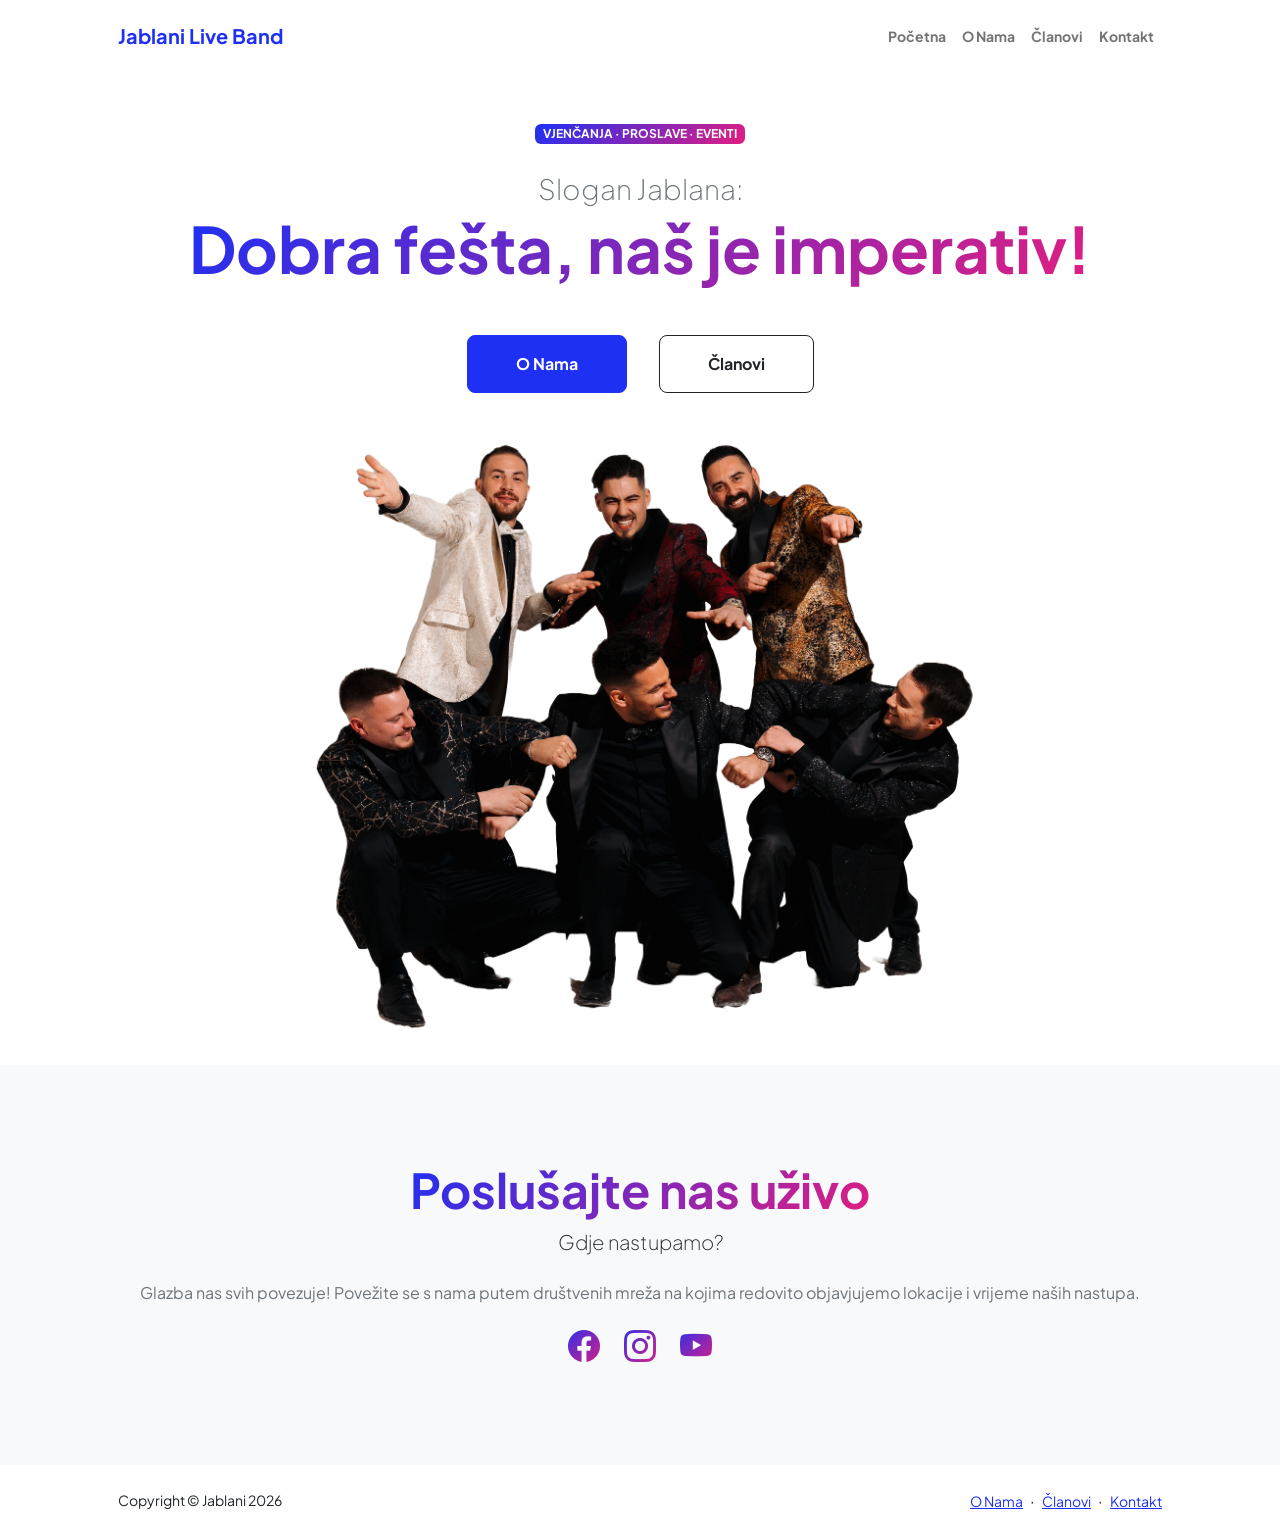
<file: index.html>
<!DOCTYPE html>
<html lang="en">
    <head>
        <meta charset="utf-8" />
        <meta name="viewport" content="width=device-width, initial-scale=1, shrink-to-fit=no" />
        <meta name="description" content="" />
        <meta name="author" content="" />
        <title>Jablani Live Band</title>
        <!-- Favicon-->
        <link rel="icon" type="image/x-icon" href="images/logo.ico" />
        <!-- Custom Google font-->
        <link rel="preconnect" href="https://fonts.googleapis.com" />
        <link rel="preconnect" href="https://fonts.gstatic.com" crossorigin />
        <link href="https://fonts.googleapis.com/css2?family=Plus+Jakarta+Sans:wght@100;200;300;400;500;600;700;800;900&amp;display=swap" rel="stylesheet" />
        <!-- Bootstrap icons-->
        <link href="https://cdn.jsdelivr.net/npm/bootstrap-icons@1.8.1/font/bootstrap-icons.css" rel="stylesheet" />
        <!-- Core theme CSS (includes Bootstrap)-->
        <link href="css/styles.css" rel="stylesheet" />
    </head>
    <body class="d-flex flex-column h-100">
        <main class="flex-shrink-0">
            <!-- Navigation-->
            <nav class="navbar navbar-expand-lg navbar-light bg-white py-3">
                <div class="container px-5">
                    <a class="navbar-brand" href="index.html"><span class="fw-bolder text-primary">Jablani Live Band</span></a>
                    <button class="navbar-toggler" type="button" data-bs-toggle="collapse" data-bs-target="#navbarSupportedContent" aria-controls="navbarSupportedContent" aria-expanded="false" aria-label="Toggle navigation"><span class="navbar-toggler-icon"></span></button>
                    <div class="collapse navbar-collapse" id="navbarSupportedContent">
                        <ul class="navbar-nav ms-auto mb-2 mb-lg-0 small fw-bolder">
                            <li class="nav-item"><a class="nav-link" href="index.html">Početna</a></li>
                            <li class="nav-item"><a class="nav-link" href="resume.html">O Nama</a></li>
                            <li class="nav-item"><a class="nav-link" href="projects.html">Članovi</a></li>
                            <li class="nav-item"><a class="nav-link" href="contact.html">Kontakt</a></li>
                        </ul>
                    </div>
                </div>
            </nav>
            <!-- Header-->
            <header class="py-5">
                <div class="container px-5 pb-5">
                    <div class="row gx-5 align-items-center">
                        <div class="col-xxl-5">
                            <!-- Header text content-->
          <!-- <div class="ratio ratio-1x1">
  <iframe src="https://www.youtube.com/embed/zpOULjyy-n8?rel=0" title="YouTube video" allowfullscreen></iframe>
</div>
-->
                            <div class="text-center text-xxl-start">
                                <div class="badge bg-gradient-primary-to-secondary text-white mb-4"><div class="text-uppercase">VJENČANJA &middot; PROSLAVE &middot; EVENTI</div></div>
                                <div class="fs-3 fw-light text-muted">Slogan Jablana: </div>
                                <h1 class="display-3 fw-bolder mb-5"><span class="text-gradient d-inline">Dobra fešta, naš je imperativ!</span></h1>
                                <div class="d-grid gap-3 d-sm-flex justify-content-sm-center justify-content-xxl-start mb-3">
                                    <a class="btn btn-primary btn-lg px-5 py-3 me-sm-3 fs-6 fw-bolder" href="resume.html">O Nama</a>
                                    <a class="btn btn-outline-dark btn-lg px-5 py-3 fs-6 fw-bolder" href="projects.html">Članovi</a>
                                </div>
                            </div>
                        </div>
                        <div class="col-xxl-7">
                            <!-- Header profile picture-->
                            <div class="d-flex justify-content-center mt-5 mt-xxl-0">
                                <div class="profile profile-circle">
                                    <!-- TIP: For best results, use a photo with a transparent background like the demo example below-->
                                    <!-- Watch a tutorial on how to do this on YouTube (link)-->
                                    <img class="profile-photo" src="images/coverTransparent.png" alt="..." />
                                  
                            
                                 
                              
                                   
                                       <!-- END of SVG dots-->
                                    </div>
                                
                                </div>
                            </div>
                        </div>
                    </div>
                </div>
            </header>
            <!-- About Section-->
            <section class="bg-light py-5">
                <div class="container px-5">
                    <div class="row gx-5 justify-content-center">
                        <div class="col-xxl-8">
                            <div class="text-center my-5">
                                <h2 class="display-5 fw-bolder"><span class="text-gradient d-inline">Poslušajte nas uživo</span></h2>
                                <p class="lead fw-light mb-4">Gdje nastupamo?</p>
                                <p class="text-muted">Glazba nas svih povezuje! Povežite se s nama putem društvenih mreža na kojima redovito objavjujemo lokacije i vrijeme naših nastupa.</p>
                                <div class="d-flex justify-content-center fs-2 gap-4">
                                    <a class="text-gradient" href="https://facebook.com/jablani.band/"><i class="bi bi-facebook"></i></a>
                                    <a class="text-gradient" href="https://www.instagram.com/jablani_band/"><i class="bi bi-instagram"></i></a>
                                       <a class="text-gradient" href="https://www.youtube.com/@JablaniBand"><i class="bi bi-youtube"></i></a>
                                </div>
                            </div>
                        </div>
                    </div>
                </div>
            </section>
        </main>
        <!-- Footer-->
        <footer class="bg-white py-4 mt-auto">
            <div class="container px-5">
                <div class="row align-items-center justify-content-between flex-column flex-sm-row">
                    <div class="col-auto"><div class="small m-0">Copyright &copy; Jablani 2026</div></div>
                    <div class="col-auto">
                        <a class="small" href="resume.html">O Nama</a>
                        <span class="mx-1">&middot;</span>
                        <a class="small" href="projects.html">Članovi</a>
                        <span class="mx-1">&middot;</span>
                        <a class="small" href="contact.html">Kontakt</a>
                    </div>
                </div>
            </div>
        </footer>
        <!-- Bootstrap core JS-->
        <script src="https://cdn.jsdelivr.net/npm/bootstrap@5.2.3/dist/js/bootstrap.bundle.min.js"></script>
        <!-- Core theme JS-->
        <script src="js/scripts.js"></script>
    </body>
</html>
</file>
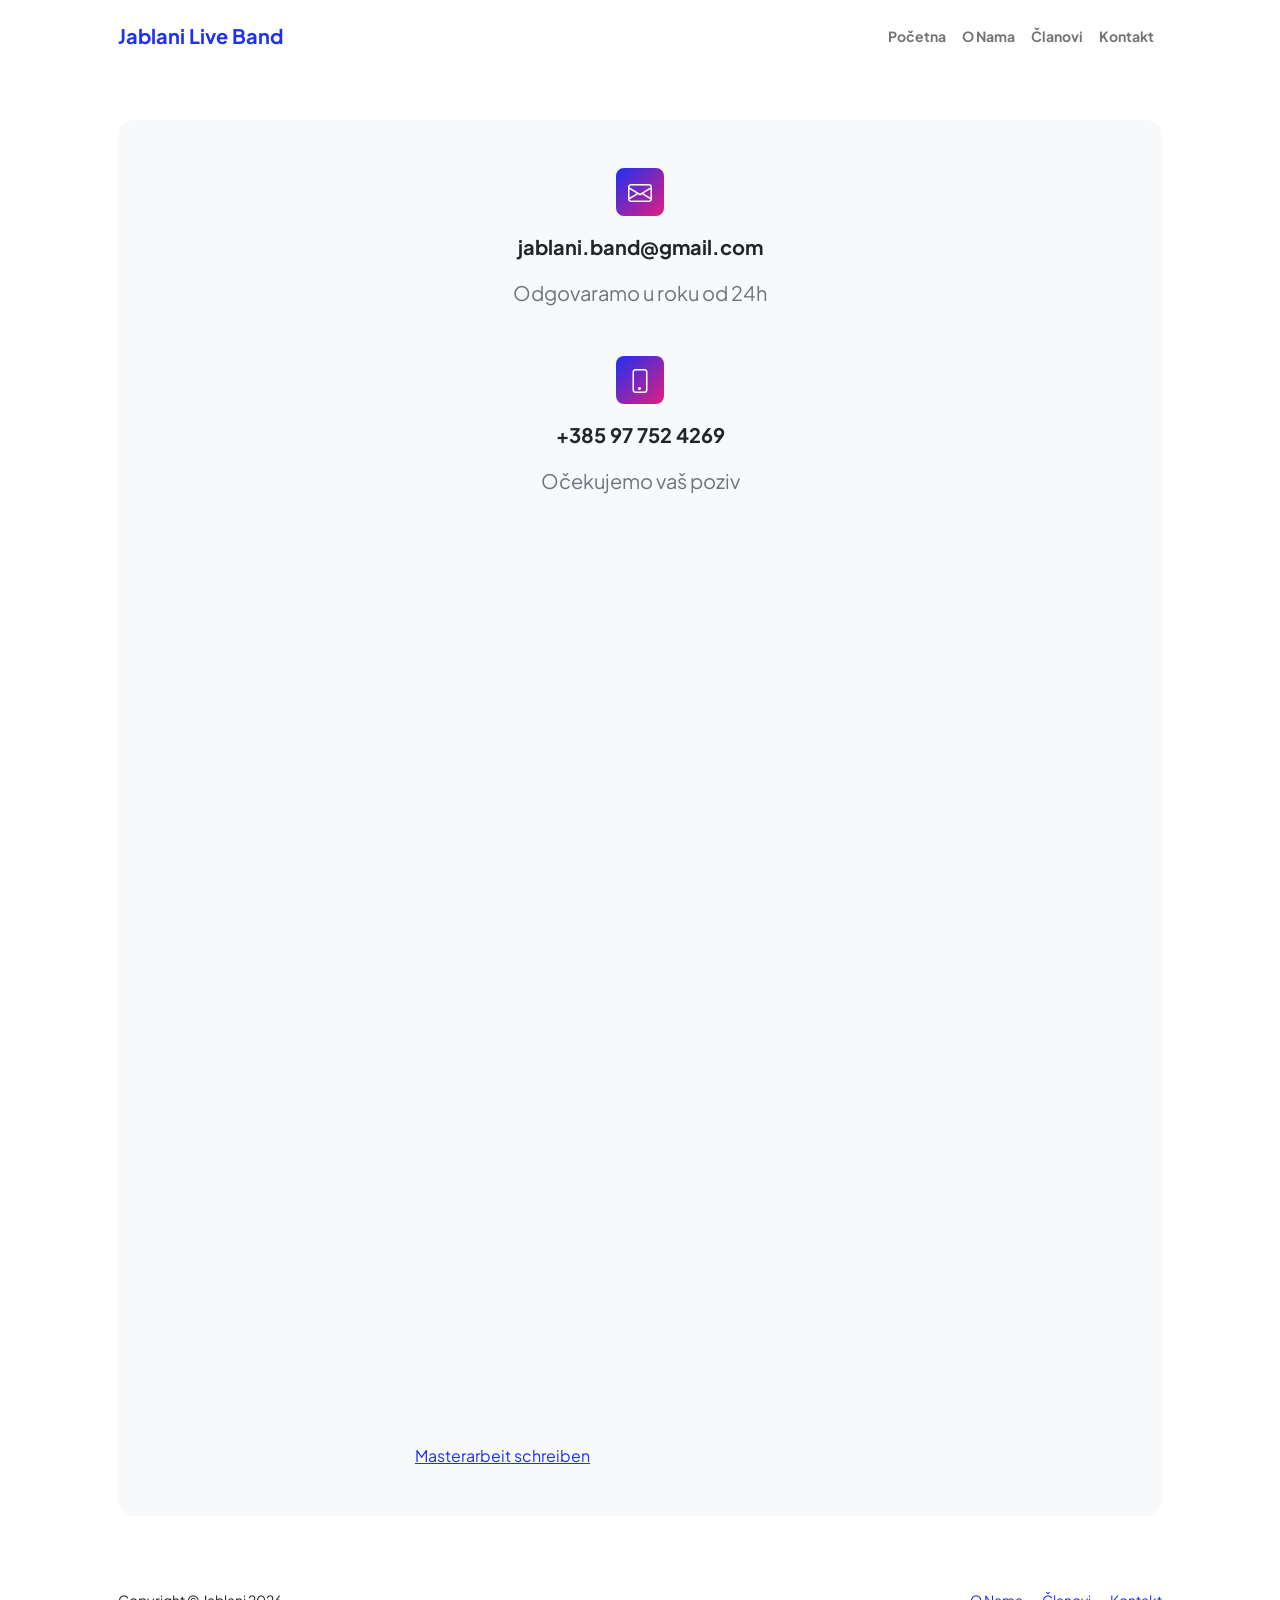
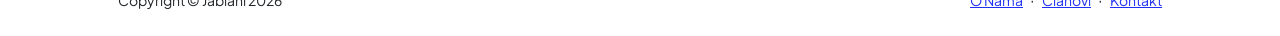
<file: contact.html>
<!DOCTYPE html>
<html lang="en">
    <head>
        <meta charset="utf-8" />
        <meta name="viewport" content="width=device-width, initial-scale=1, shrink-to-fit=no" />
        <meta name="description" content />
        <meta name="author" content />
        <title>Jablani - Kontakt</title>
        <!-- Favicon-->
        <link rel="icon" type="image/x-icon" href="assets/favicon.ico" />
        <!-- Custom Google font-->
        <link rel="preconnect" href="https://fonts.googleapis.com" />
        <link rel="preconnect" href="https://fonts.gstatic.com" crossorigin />
        <link href="https://fonts.googleapis.com/css2?family=Plus+Jakarta+Sans:wght@100;200;300;400;500;600;700;800;900&amp;display=swap" rel="stylesheet" />
        <!-- Bootstrap icons-->
        <link href="https://cdn.jsdelivr.net/npm/bootstrap-icons@1.8.1/font/bootstrap-icons.css" rel="stylesheet" />
        <!-- Core theme CSS (includes Bootstrap)-->
        <link href="css/styles.css" rel="stylesheet" />
    </head>
    <body class="d-flex flex-column">
        <main class="flex-shrink-0">
            <!-- Navigation-->
            <nav class="navbar navbar-expand-lg navbar-light bg-white py-3">
                <div class="container px-5">
                    <a class="navbar-brand" href="index.html"><span class="fw-bolder text-primary">Jablani Live Band</span></a>
                    <button class="navbar-toggler" type="button" data-bs-toggle="collapse" data-bs-target="#navbarSupportedContent" aria-controls="navbarSupportedContent" aria-expanded="false" aria-label="Toggle navigation"><span class="navbar-toggler-icon"></span></button>
                    <div class="collapse navbar-collapse" id="navbarSupportedContent">
                        <ul class="navbar-nav ms-auto mb-2 mb-lg-0 small fw-bolder">
                                 <li class="nav-item"><a class="nav-link" href="index.html">Početna</a></li>
                            <li class="nav-item"><a class="nav-link" href="resume.html">O Nama</a></li>
                            <li class="nav-item"><a class="nav-link" href="projects.html">Članovi</a></li>
                            <li class="nav-item"><a class="nav-link" href="contact.html">Kontakt</a></li>    </ul>
                    </div>
                </div>
            </nav>
            <!-- Page content-->
            <section class="py-5">
                <div class="container px-5">
                    <!-- Contact form-->
                    <div class="bg-light rounded-4 py-5 px-4 px-md-5">
                        <div class="text-center mb-5">
                            <div class="feature bg-primary bg-gradient-primary-to-secondary text-white rounded-3 mb-3"><i class="bi bi-envelope"></i></div>
                            <p class="lead fw-bolder">jablani.band@gmail.com</p>
                            <p class="lead fw-normal text-muted mb-0">Odgovaramo u roku od 24h</p>
                        
                        
                        </div>


                          <div class="text-center mb-5">
                            <div class="feature bg-primary bg-gradient-primary-to-secondary text-white rounded-3 mb-3"><i class="bi bi-phone"></i></div>
                            <p class="lead fw-bolder">+385 97 752 4269</p>
                            <p class="lead fw-normal text-muted mb-0">Očekujemo vaš poziv</p>
                        
                        
                        </div>
                        <div class="row gx-5 justify-content-center">
                            <div class="col-lg-8 col-xl-6">
                                <div class="row gx-5 justify-content-center">
                                     <iframe class="mw-100 vh-100" frameborder="0" scrolling="no" marginheight="0" marginwidth="0" id="gmap_canvas" src="https://maps.google.com/maps?width=520&amp;height=400&amp;hl=en&amp;q=Bla%C5%BEi%C4%87i%20Vi%C5%A1kovo+(Bla%C5%BEi%C4%87i%20)&amp;t=&amp;z=8&amp;ie=UTF8&amp;iwloc=B&amp;output=embed"></iframe> <a href='https://masterarbeitschreiben.com/'>Masterarbeit schreiben</a> <script type='text/javascript' src='https://embedmaps.com/google-maps-authorization/script.js?id=5c56d36d45b3f63203d20ab842004181dd847c37'></script>
                                </div>
                            </div>
                        </div>
                    </div>
                </div>

            </section>
        </main>   <!-- Footer-->
        <footer class="bg-white py-4 mt-auto">
            <div class="container px-5">
                <div class="row align-items-center justify-content-between flex-column flex-sm-row">
                    <div class="col-auto"><div class="small m-0">Copyright &copy; Jablani 2026</div></div>
                    <div class="col-auto">
                        <a class="small" href="resume.html">O Nama</a>
                        <span class="mx-1">&middot;</span>
                        <a class="small" href="projects.html">Članovi</a>
                        <span class="mx-1">&middot;</span>
                        <a class="small" href="contact.html">Kontakt</a>
                    </div>
                </div>
            </div>
        </footer>
        <!-- Bootstrap core JS-->
        <script src="https://cdn.jsdelivr.net/npm/bootstrap@5.2.3/dist/js/bootstrap.bundle.min.js"></script>
        <!-- Core theme JS-->
        <script src="js/scripts.js"></script>
    </body>
</html>
</file>
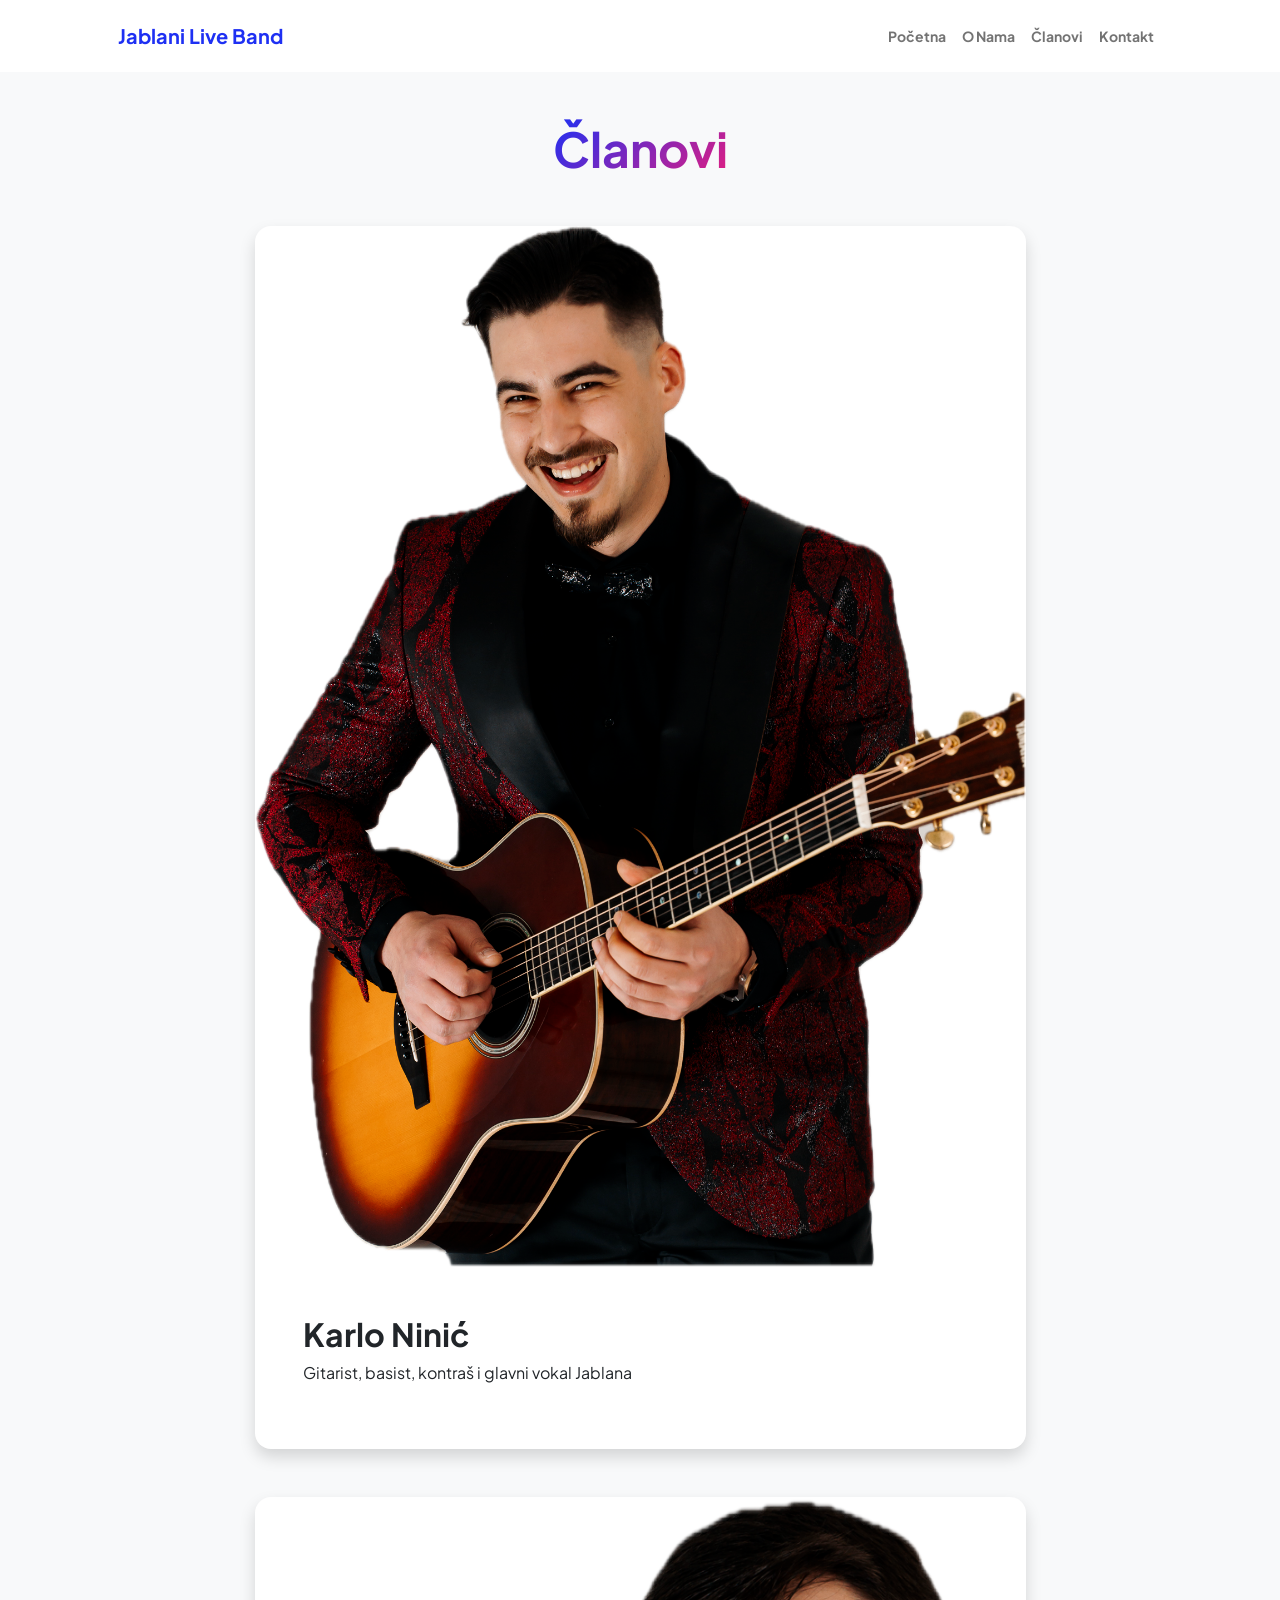
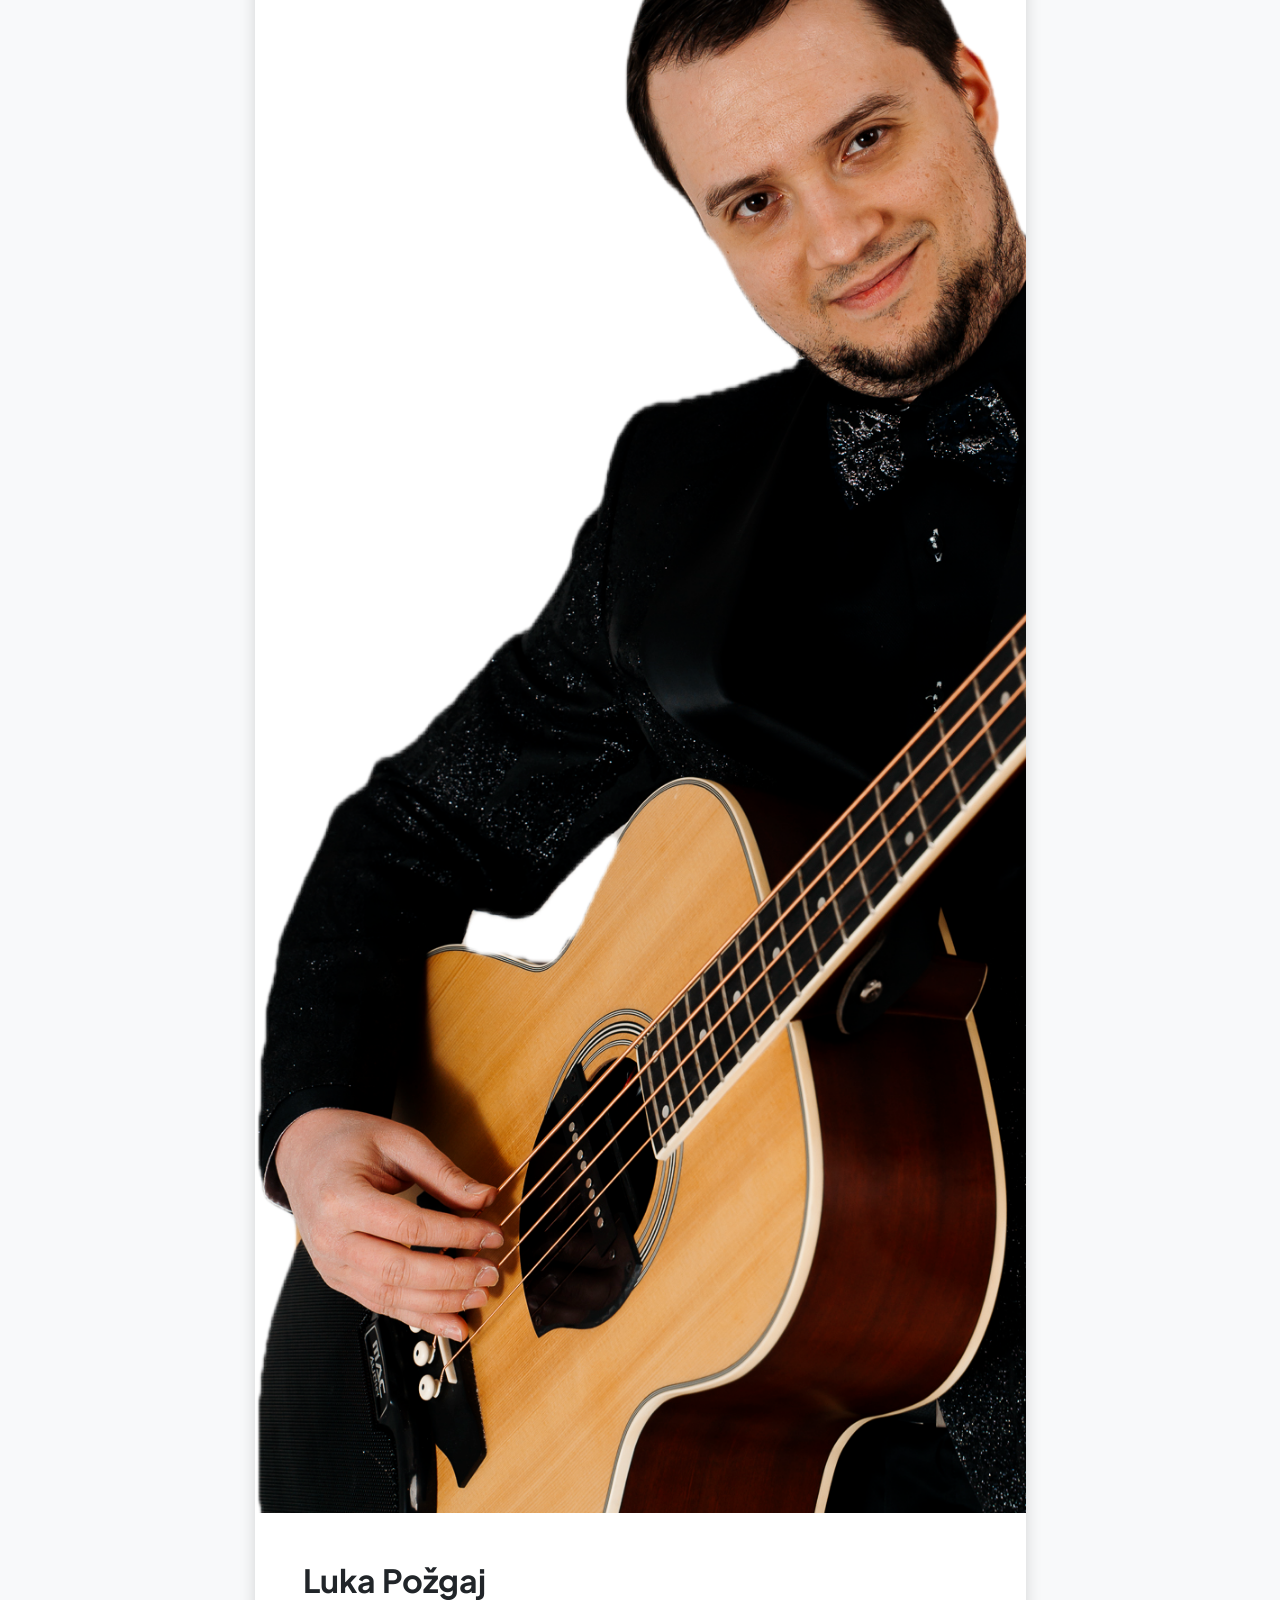
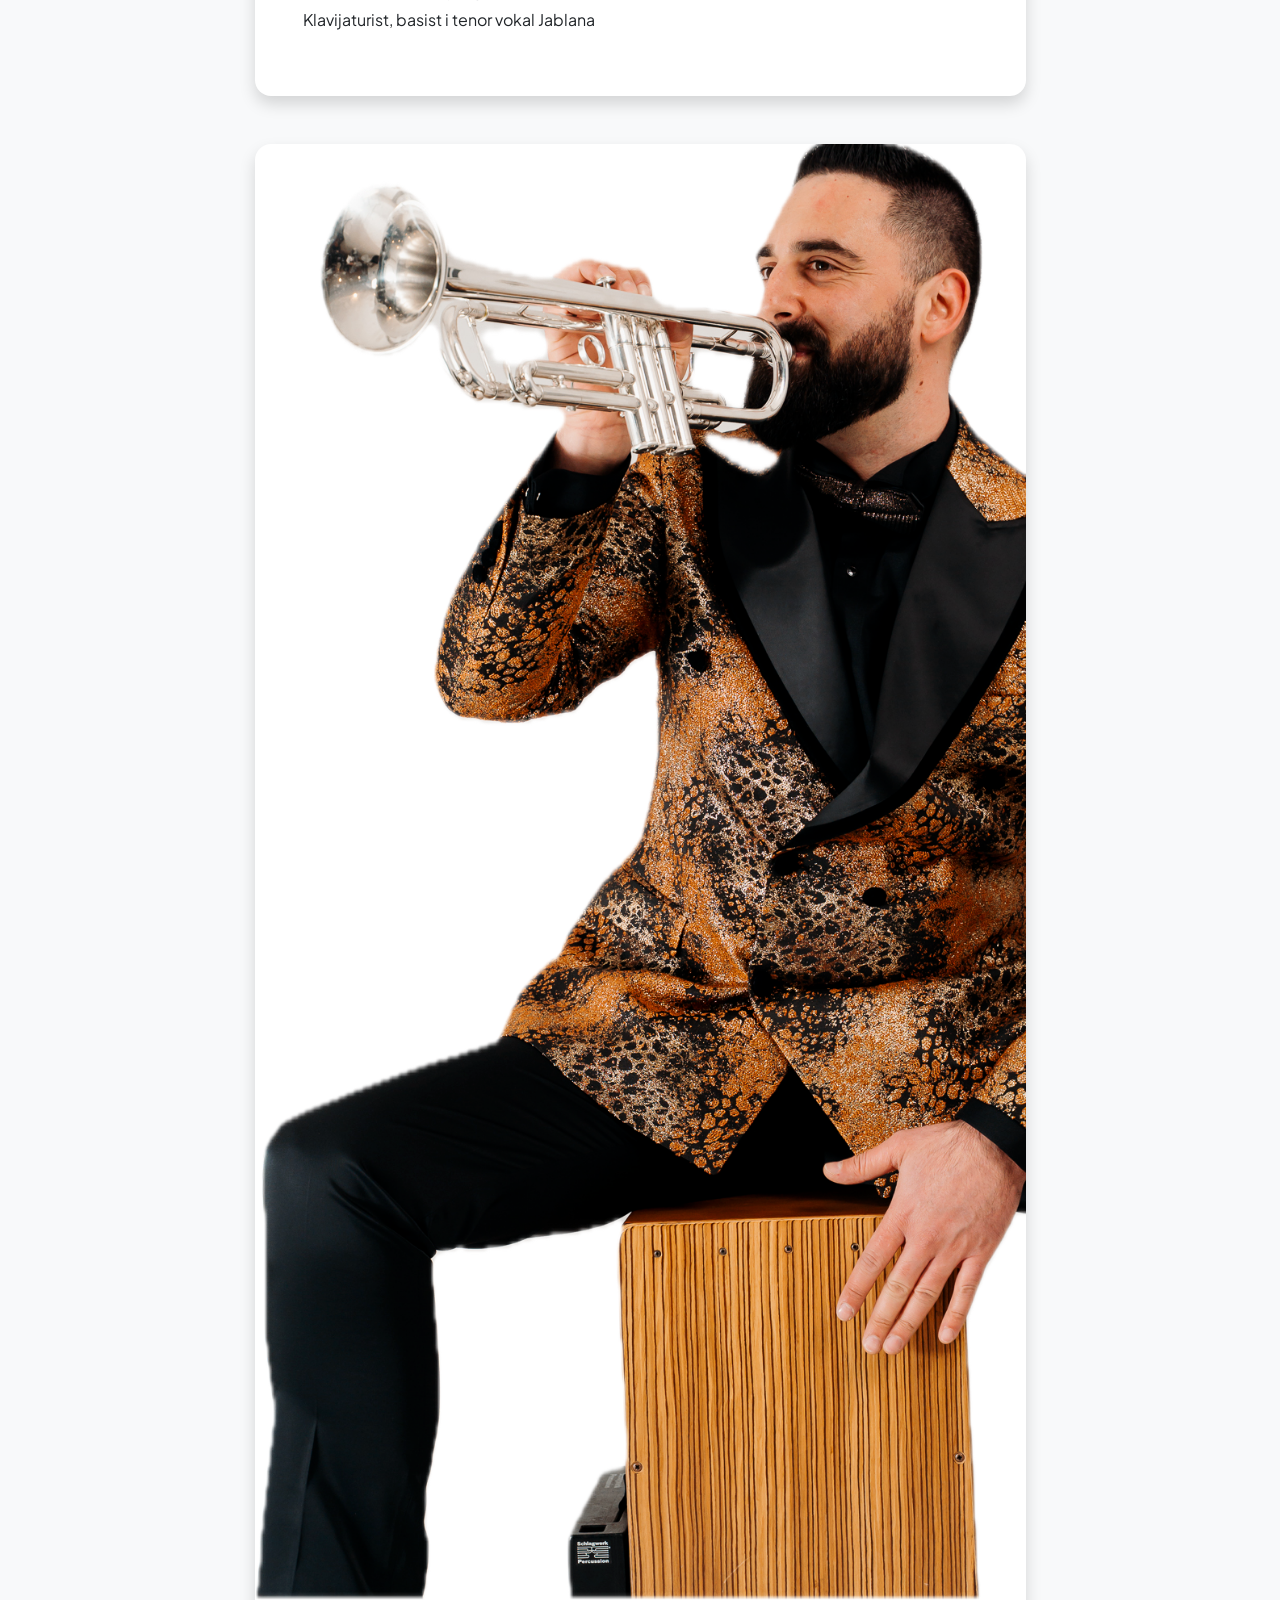
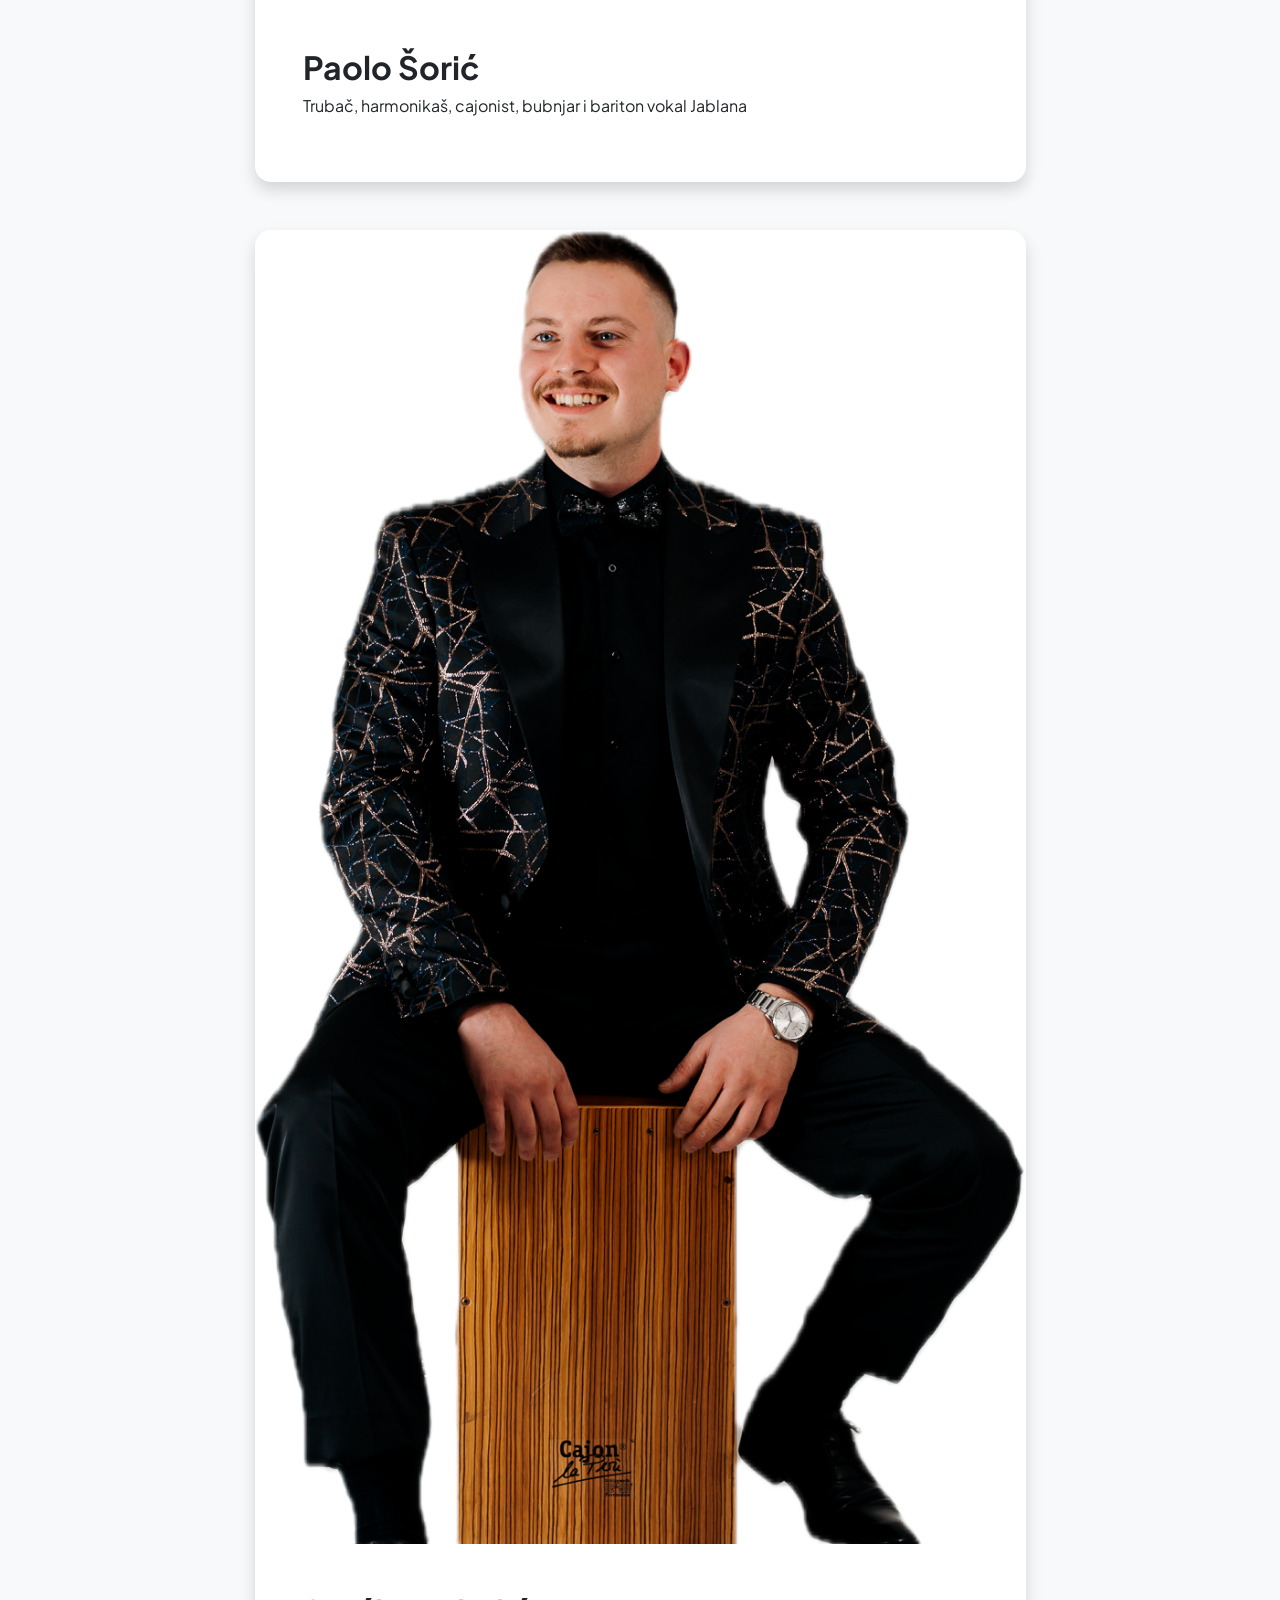
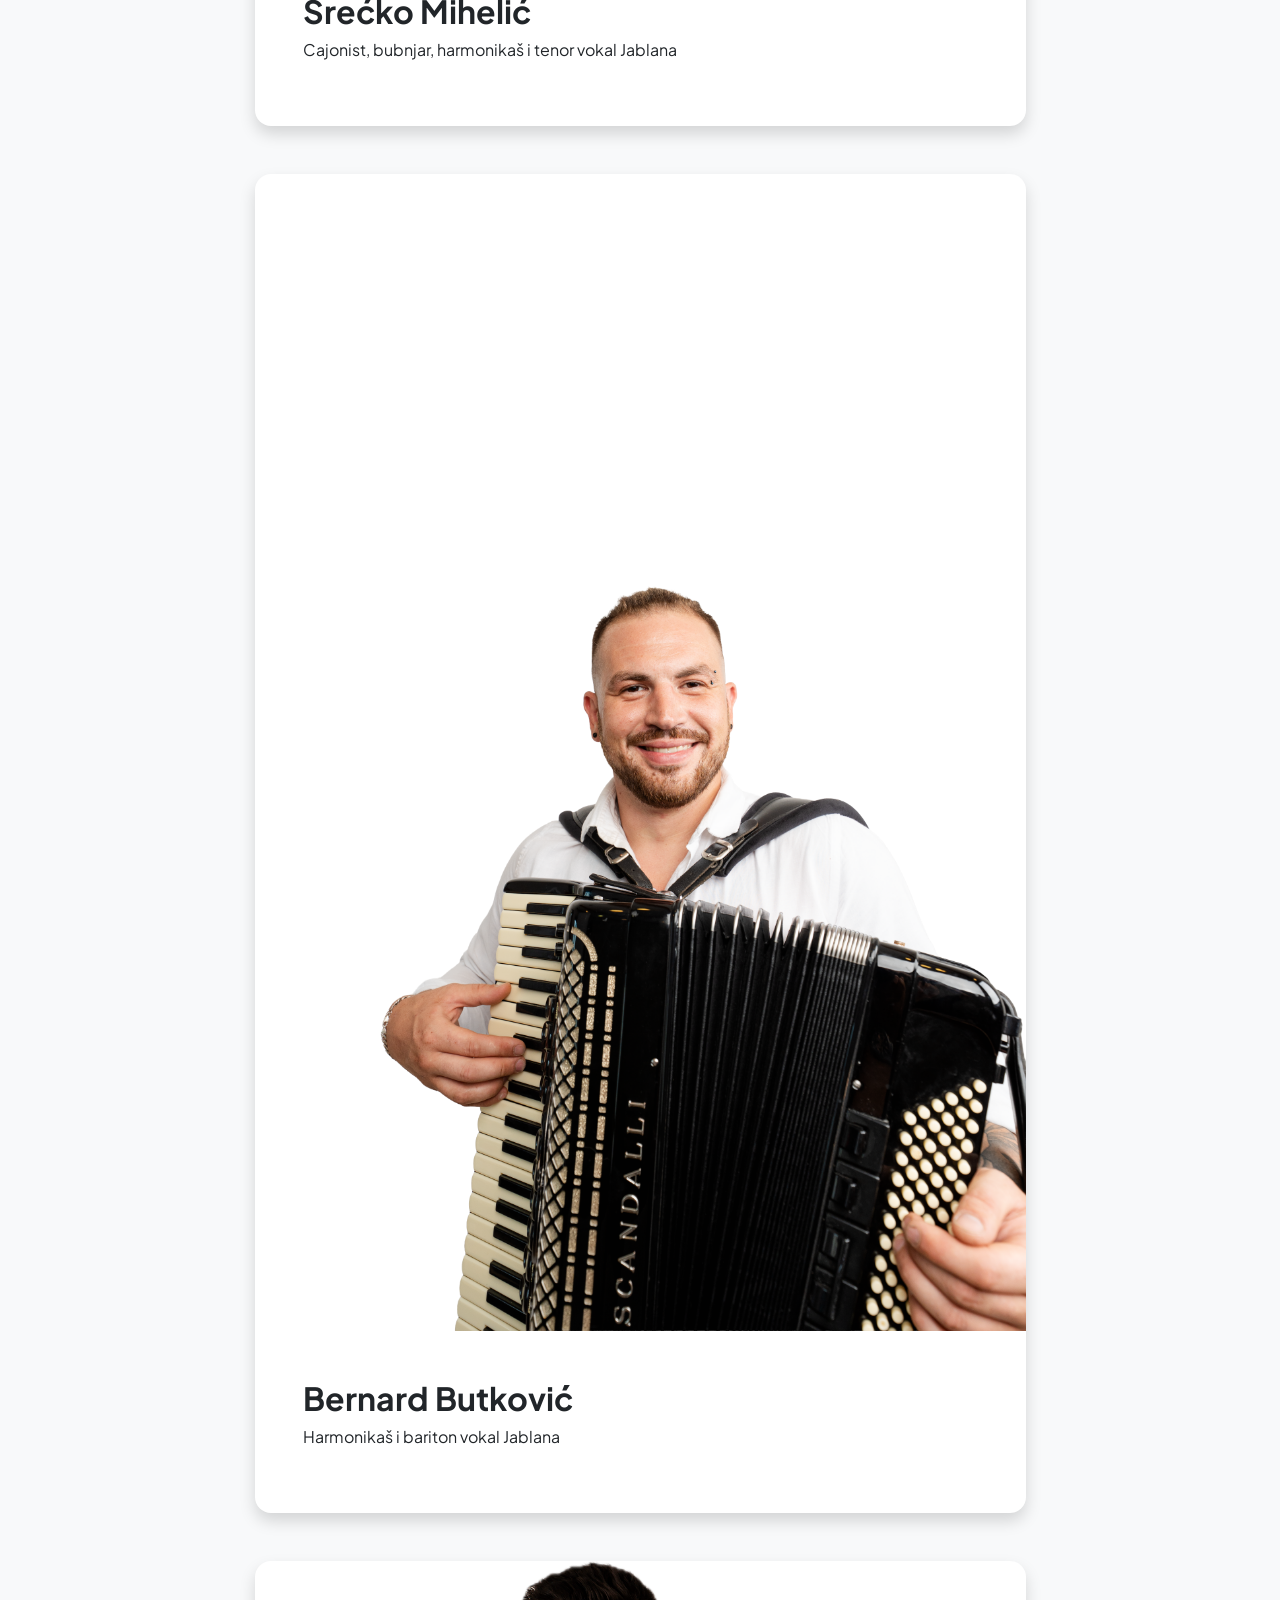
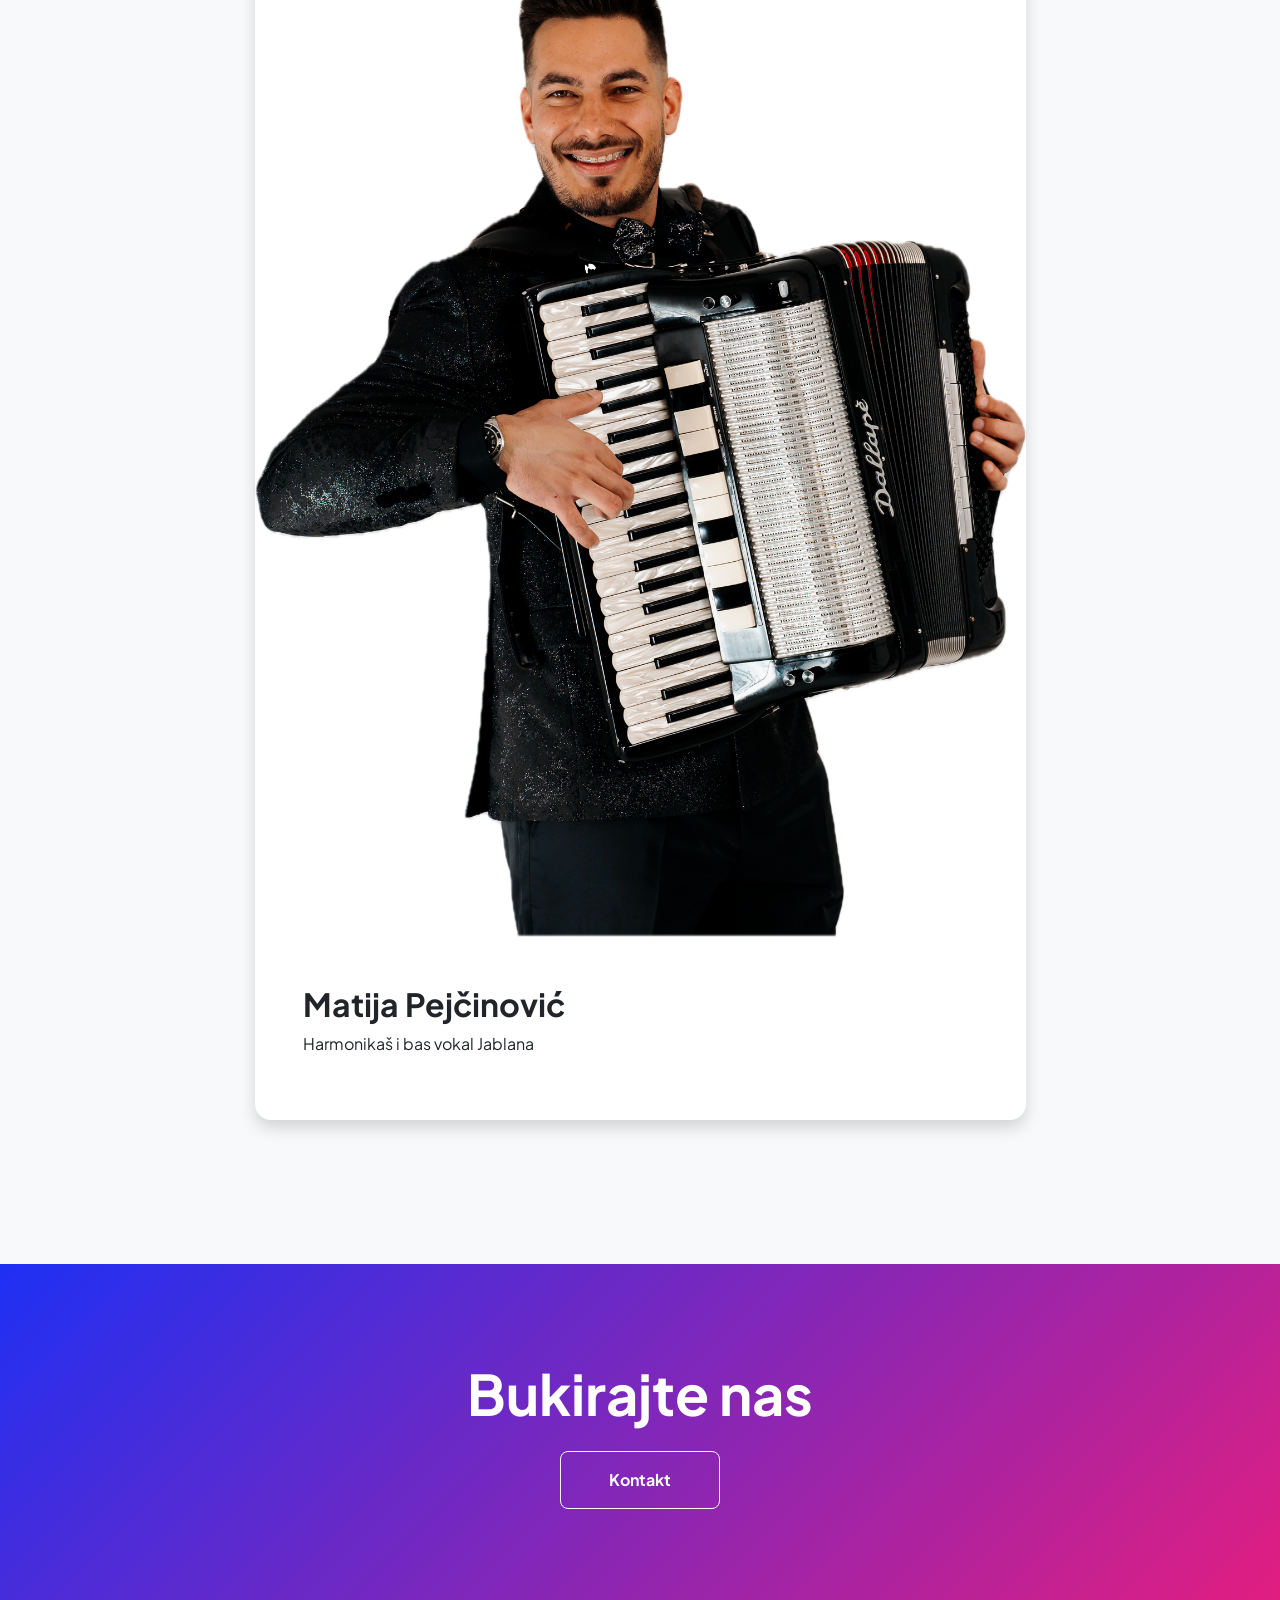
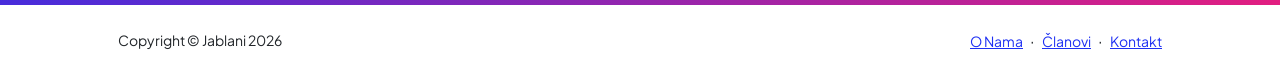
<file: projects.html>
<!DOCTYPE html>
<html lang="en">
    <head>
        <meta charset="utf-8" />
        <meta name="viewport" content="width=device-width, initial-scale=1, shrink-to-fit=no" />
        <meta name="description" content="" />
        <meta name="author" content="" />
        <title>Jablani - Članovi</title>
        <!-- Favicon-->
        <link rel="icon" type="image/x-icon" href="assets/favicon.ico" />
        <!-- Custom Google font-->
        <link rel="preconnect" href="https://fonts.googleapis.com" />
        <link rel="preconnect" href="https://fonts.gstatic.com" crossorigin />
        <link href="https://fonts.googleapis.com/css2?family=Plus+Jakarta+Sans:wght@100;200;300;400;500;600;700;800;900&amp;display=swap" rel="stylesheet" />
        <!-- Bootstrap icons-->
        <link href="https://cdn.jsdelivr.net/npm/bootstrap-icons@1.8.1/font/bootstrap-icons.css" rel="stylesheet" />
        <!-- Core theme CSS (includes Bootstrap)-->
        <link href="css/styles.css" rel="stylesheet" />
    </head>
    <body class="d-flex flex-column h-100 bg-light">
        <main class="flex-shrink-0">
            <!-- Navigation-->
            <nav class="navbar navbar-expand-lg navbar-light bg-white py-3">
                <div class="container px-5">
                    <a class="navbar-brand" href="index.html"><span class="fw-bolder text-primary">Jablani Live Band</span></a>
                    <button class="navbar-toggler" type="button" data-bs-toggle="collapse" data-bs-target="#navbarSupportedContent" aria-controls="navbarSupportedContent" aria-expanded="false" aria-label="Toggle navigation"><span class="navbar-toggler-icon"></span></button>
                    <div class="collapse navbar-collapse" id="navbarSupportedContent">
                        <ul class="navbar-nav ms-auto mb-2 mb-lg-0 small fw-bolder">
                                 <li class="nav-item"><a class="nav-link" href="index.html">Početna</a></li>
                            <li class="nav-item"><a class="nav-link" href="resume.html">O Nama</a></li>
                            <li class="nav-item"><a class="nav-link" href="projects.html">Članovi</a></li>
                            <li class="nav-item"><a class="nav-link" href="contact.html">Kontakt</a></li>    </ul>
                    </div>
                </div>
            </nav>
            <!-- Projects Section-->
            <section class="py-5">
                <div class="container px-5 mb-5">
                    <div class="text-center mb-5">
                        <h1 class="display-5 fw-bolder mb-0"><span class="text-gradient d-inline">Članovi</span></h1>
                    </div>
                    <div class="row gx-5 justify-content-center">
                        <div class="col-lg-11 col-xl-9 col-xxl-8">
                            <!-- Project Card 1
                            <div class="card overflow-hidden shadow rounded-4 border-0 mb-5">
                                <div class="card-body p-0">
                                    <div class="d-flex align-items-center">
                                        <div class="p-5">
                                            <h2 class="fw-bolder">Karlo Ninić</h2>
                                            <p>Gitarist, basist, kontraš i glavni vokal Jablana</p>
                                        </div>
                                        <img class="img-fluid max-width: 50% height: auto" src="images/nino.png" alt="..." />
                                    </div>
                                </div>
                            </div>
-->


                                                
                            <!-- Project Card 2-->
                            <div class="card overflow-hidden shadow rounded-4 border-0">
                                <div class="card-body p-0">
                                    <div class="d-flex align-items-center">
                                         <div class="auto">
                                         <img class="img-fluid" src="images/nino.png" alt="..." />
                                         </div>
                                    </div>

                                     <div class="d-flex align-items-center">
                                        <div class="p-5">
                                            <h2 class="fw-bolder">Karlo Ninić</h2>
                                            <p>Gitarist, basist, kontraš i glavni vokal Jablana</p>
                                        </div>
                                       
                                    </div>
                                </div>
                            </div>
                            <br>
                            <br>

                            <!-- Project Card 2-->
                            <div class="card overflow-hidden shadow rounded-4 border-0">
                                <div class="card-body p-0">
                                    <div class="d-flex align-items-center">
                                         <div class="auto">
                                         <img class="img-fluid" src="images/pogi.png" alt="..." />
                                         </div>
                                    </div>

                                     <div class="d-flex align-items-center">
                                        <div class="p-5">
                                            <h2 class="fw-bolder">Luka Požgaj</h2>
                                            <p>Klavijaturist, basist i tenor vokal Jablana</p>
                                        </div>
                                       
                                    </div>
                                </div>
                            </div>
                            <br>
                            <br>

                                             <!-- Project Card 2-->
                            <div class="card overflow-hidden shadow rounded-4 border-0">
                                <div class="card-body p-0">
                                    <div class="d-flex align-items-center">
                                         <div class="auto">
                                         <img class="img-fluid" src="images/paolo.png" alt="..." />
                                         </div>
                                    </div>

                                     <div class="d-flex align-items-center">
                                        <div class="p-5">
                                            <h2 class="fw-bolder">Paolo Šorić</h2>
                                            <p>Trubač, harmonikaš, cajonist, bubnjar i bariton vokal Jablana</p>
                                        </div>
                                       
                                    </div>
                                </div>
                            </div>
                            <br>
                            <br>

                            
                                             <!-- Project Card 2-->
                            <div class="card overflow-hidden shadow rounded-4 border-0">
                                <div class="card-body p-0">
                                    <div class="d-flex align-items-center">
                                         <div class="auto">
                                         <img class="img-fluid" src="images/srecko.png" alt="..." />
                                         </div>
                                    </div>

                                     <div class="d-flex align-items-center">
                                        <div class="p-5">
                                      <h2 class="fw-bolder">Srećko Mihelić</h2>
                                            <p>Cajonist, bubnjar, harmonikaš i tenor vokal Jablana</p>
                                        </div>
                                       
                                    </div>
                                </div>
                            </div>
                            <br>
                            <br>

                                   
                                             <!-- Project Card 2-->
                            <div class="card overflow-hidden shadow rounded-4 border-0">
                                <div class="card-body p-0">
                                    <div class="d-flex align-items-center">
                                         <div class="auto">
                                         <img class="img-fluid" src="images/berni.png" alt="..." />
                                         </div>
                                    </div>

                                     <div class="d-flex align-items-center">
                                        <div class="p-5">
                                           <h2 class="fw-bolder">Bernard Butković</h2>
                                            <p>Harmonikaš i bariton vokal Jablana</p>
                                          </div>
                                       
                                    </div>
                                </div>
                            </div>
                            <br>
                            <br>


                                             <!-- Project Card 2-->
                            <div class="card overflow-hidden shadow rounded-4 border-0">
                                <div class="card-body p-0">
                                    <div class="d-flex align-items-center">
                                         <div class="auto">
                                         <img class="img-fluid" src="images/matija.png" alt="..." />
                                         </div>
                                    </div>

                                     <div class="d-flex align-items-center">
                                        <div class="p-5">
                                          <h2 class="fw-bolder">Matija Pejčinović</h2>
                                            <p>Harmonikaš i bas vokal Jablana</p>
                                         </div>
                                       
                                    </div>
                                </div>
                            </div>
                            <br>
                            <br>



                        </div>
                    </div>
                </div>
            </section>
            <!-- Call to action section-->
            <section class="py-5 bg-gradient-primary-to-secondary text-white">
                <div class="container px-5 my-5">
                    <div class="text-center">
                        <h2 class="display-4 fw-bolder mb-4">Bukirajte nas</h2>
                        <a class="btn btn-outline-light btn-lg px-5 py-3 fs-6 fw-bolder" href="contact.html">Kontakt</a>
                    </div>
                </div>
            </section>
        </main>
        <!-- Footer-->
        <footer class="bg-white py-4 mt-auto">
            <div class="container px-5">
                <div class="row align-items-center justify-content-between flex-column flex-sm-row">
                    <div class="col-auto"><div class="small m-0">Copyright &copy; Jablani 2026</div></div>
                    <div class="col-auto">
                        <a class="small" href="resume.html">O Nama</a>
                        <span class="mx-1">&middot;</span>
                        <a class="small" href="projects.html">Članovi</a>
                        <span class="mx-1">&middot;</span>
                        <a class="small" href="contact.html">Kontakt</a>
                    </div>
                </div>
            </div>
        </footer>
        <!-- Bootstrap core JS-->
        <script src="https://cdn.jsdelivr.net/npm/bootstrap@5.2.3/dist/js/bootstrap.bundle.min.js"></script>
        <!-- Core theme JS-->
        <script src="js/scripts.js"></script>
    </body>
</html>
</file>
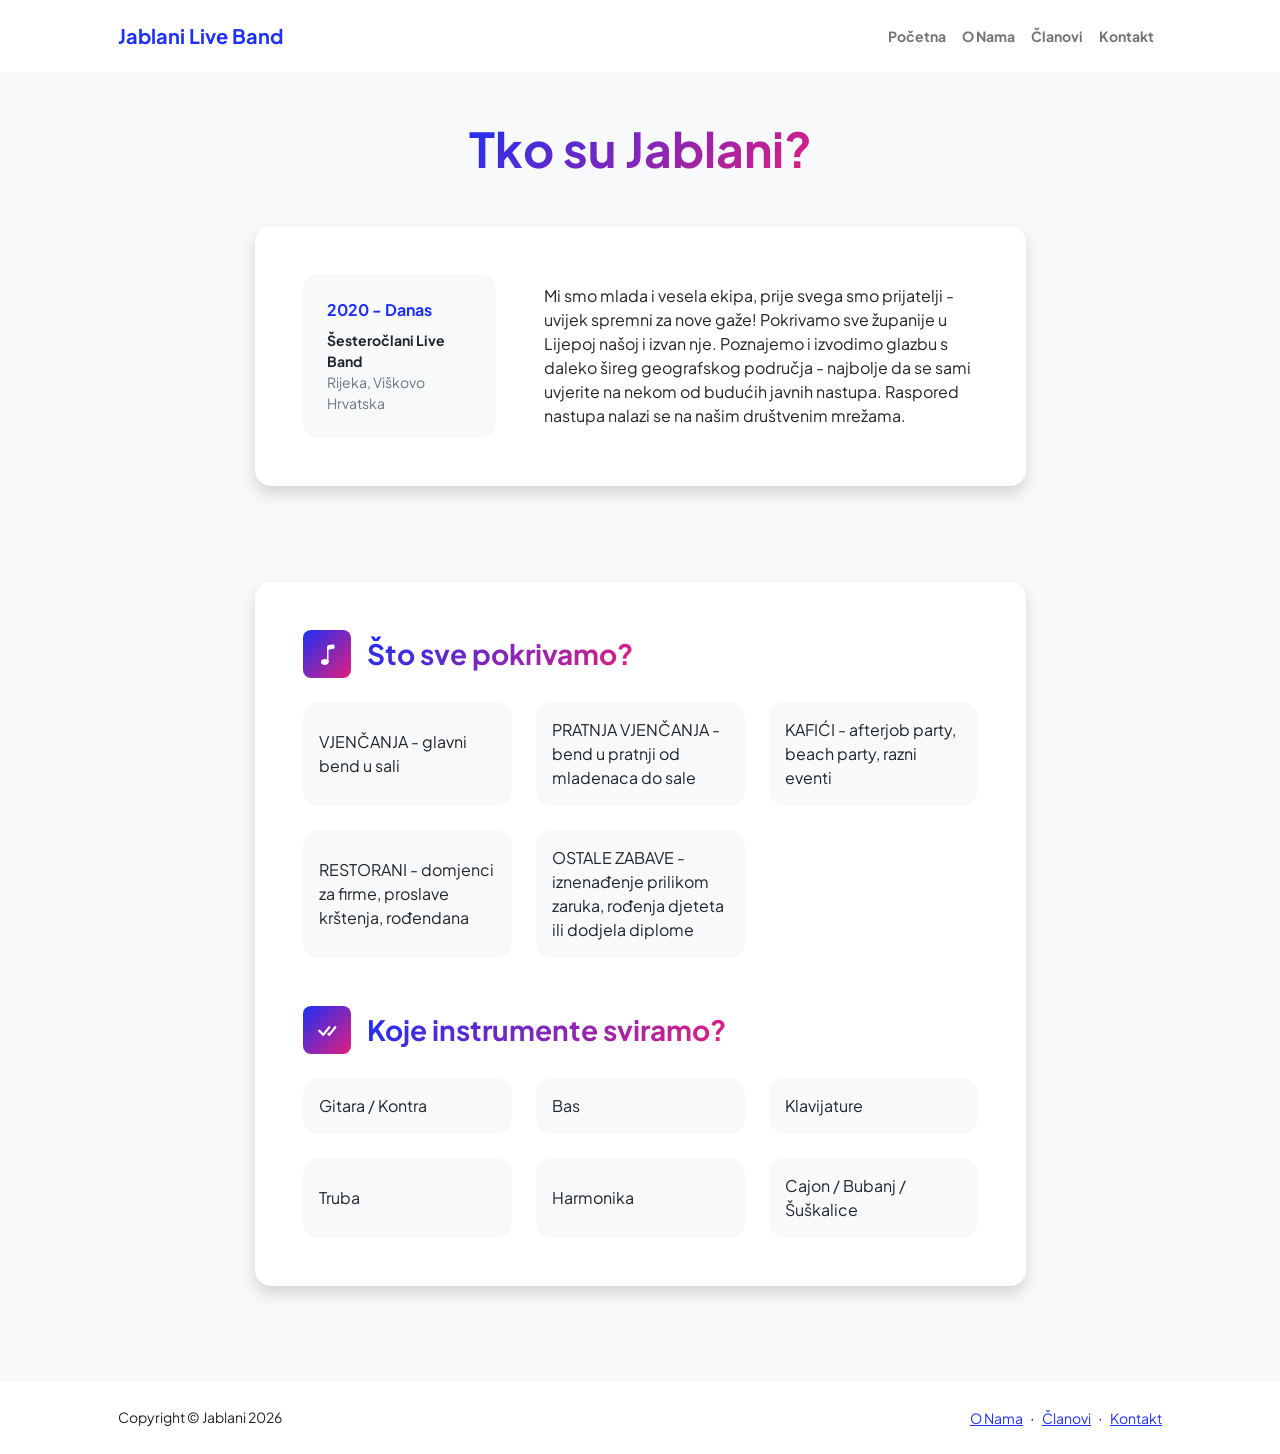
<file: resume.html>
<!DOCTYPE html>
<html lang="en">
    <head>
        <meta charset="utf-8" />
        <meta name="viewport" content="width=device-width, initial-scale=1, shrink-to-fit=no" />
        <meta name="description" content="" />
        <meta name="author" content="" />
        <title>Jablani - O Nama</title>
        <!-- Favicon-->
        <link rel="icon" type="image/x-icon" href="assets/favicon.ico" />
        <!-- Custom Google font-->
        <link rel="preconnect" href="https://fonts.googleapis.com" />
        <link rel="preconnect" href="https://fonts.gstatic.com" crossorigin />
        <link href="https://fonts.googleapis.com/css2?family=Plus+Jakarta+Sans:wght@100;200;300;400;500;600;700;800;900&amp;display=swap" rel="stylesheet" />
        <!-- Bootstrap icons-->
        <link href="https://cdn.jsdelivr.net/npm/bootstrap-icons@1.8.1/font/bootstrap-icons.css" rel="stylesheet" />
        <!-- Core theme CSS (includes Bootstrap)-->
        <link href="css/styles.css" rel="stylesheet" />
    </head>
    <body class="d-flex flex-column h-100 bg-light">
        <main class="flex-shrink-0">
            <!-- Navigation-->
            <nav class="navbar navbar-expand-lg navbar-light bg-white py-3">
                <div class="container px-5">
                    <a class="navbar-brand" href="index.html"><span class="fw-bolder text-primary">Jablani Live Band</span></a>
                    <button class="navbar-toggler" type="button" data-bs-toggle="collapse" data-bs-target="#navbarSupportedContent" aria-controls="navbarSupportedContent" aria-expanded="false" aria-label="Toggle navigation"><span class="navbar-toggler-icon"></span></button>
                    <div class="collapse navbar-collapse" id="navbarSupportedContent">
                        <ul class="navbar-nav ms-auto mb-2 mb-lg-0 small fw-bolder">
                                 <li class="nav-item"><a class="nav-link" href="index.html">Početna</a></li>
                            <li class="nav-item"><a class="nav-link" href="resume.html">O Nama</a></li>
                            <li class="nav-item"><a class="nav-link" href="projects.html">Članovi</a></li>
                            <li class="nav-item"><a class="nav-link" href="contact.html">Kontakt</a></li>    </ul>
                    </div>
                </div>
            </nav>
            <!-- Page Content-->
            <div class="container px-5 my-5">
                <div class="text-center mb-5">
                    <h1 class="display-5 fw-bolder mb-0"><span class="text-gradient d-inline">Tko su Jablani? </span></h1>
                </div>
                <div class="row gx-5 justify-content-center">
                    <div class="col-lg-11 col-xl-9 col-xxl-8">
                        <!-- Experience Section-->
                        <section>
                           
                            <!-- Experience Card 1-->
                            <div class="card shadow border-0 rounded-4 mb-5">
                                <div class="card-body p-5">
                                    <div class="row align-items-center gx-5">
                                        <div class="col text-center text-lg-start mb-4 mb-lg-0">
                                            <div class="bg-light p-4 rounded-4">
                                                <div class="text-primary fw-bolder mb-2">2020 - Danas</div>
                                                <div class="small fw-bolder">Šesteročlani Live Band</div>
                                                <div class="small text-muted">Rijeka, Viškovo</div>
                                                <div class="small text-muted">Hrvatska</div>
                                            </div>
                                        </div>
                                        <div class="col-lg-8"><div> Mi smo mlada i vesela ekipa, prije svega smo prijatelji - uvijek spremni za nove gaže!
                                            Pokrivamo sve županije u Lijepoj našoj i izvan nje. Poznajemo i izvodimo glazbu s daleko šireg geografskog područja - najbolje da se sami uvjerite na nekom od budućih javnih nastupa.
                                            Raspored nastupa nalazi se na našim društvenim mrežama.
                                        </div></div>
                                    </div>
                                </div>
                            </div>
                        </section>
                        <!-- Divider-->
                        <div class="pb-5"></div>
                        <!-- Skills Section-->
                        <section>
                            <!-- Skillset Card-->
                            <div class="card shadow border-0 rounded-4 mb-5">
                                <div class="card-body p-5">
                                    <!-- Professional skills list-->
                                    <div class="mb-5">
                                        <div class="d-flex align-items-center mb-4">
                                            <div class="feature bg-primary bg-gradient-primary-to-secondary text-white rounded-3 me-3"><i class="bi bi-music-note"></i></div>
                                            <h3 class="fw-bolder mb-0"><span class="text-gradient d-inline">Što sve pokrivamo?</span></h3>
                                        </div>
                                        <div class="row row-cols-1 row-cols-md-3 mb-4">
                                            <div class="col mb-4 mb-md-0"><div class="d-flex align-items-center bg-light rounded-4 p-3 h-100">VJENČANJA - glavni bend u sali</div></div>
                                            <div class="col mb-4 mb-md-0"><div class="d-flex align-items-center bg-light rounded-4 p-3 h-100">PRATNJA VJENČANJA - bend u pratnji od mladenaca do sale</div></div>
                                            <div class="col"><div class="d-flex align-items-center bg-light rounded-4 p-3 h-100">KAFIĆI - afterjob party, beach party, razni eventi</div></div>
                                        </div>
                                        <div class="row row-cols-1 row-cols-md-3">
                                            <div class="col mb-4 mb-md-0"><div class="d-flex align-items-center bg-light rounded-4 p-3 h-100">RESTORANI - domjenci za firme, proslave krštenja, rođendana</div></div>
                                            <div class="col"><div class="d-flex align-items-center bg-light rounded-4 p-3 h-100">OSTALE ZABAVE - iznenađenje prilikom zaruka, rođenja djeteta ili dodjela diplome</div></div>
                                        </div>
                                    </div>
                                    <!-- Languages list-->
                                    <div class="mb-0">
                                        <div class="d-flex align-items-center mb-4">
                                            <div class="feature bg-primary bg-gradient-primary-to-secondary text-white rounded-3 me-3"><i class="bi bi-check-all"></i></div>
                                            <h3 class="fw-bolder mb-0"><span class="text-gradient d-inline">Koje instrumente sviramo?</span></h3>
                                        </div>
                                        <div class="row row-cols-1 row-cols-md-3 mb-4">
                                            <div class="col mb-4 mb-md-0"><div class="d-flex align-items-center bg-light rounded-4 p-3 h-100">Gitara / Kontra</div></div>
                                            <div class="col mb-4 mb-md-0"><div class="d-flex align-items-center bg-light rounded-4 p-3 h-100">Bas</div></div>
                                            <div class="col"><div class="d-flex align-items-center bg-light rounded-4 p-3 h-100">Klavijature</div></div>
                                        </div>
                                        <div class="row row-cols-1 row-cols-md-3">
                                            <div class="col mb-4 mb-md-0"><div class="d-flex align-items-center bg-light rounded-4 p-3 h-100">Truba</div></div>
                                            <div class="col mb-4 mb-md-0"><div class="d-flex align-items-center bg-light rounded-4 p-3 h-100">Harmonika</div></div>
                                            <div class="col"><div class="d-flex align-items-center bg-light rounded-4 p-3 h-100">Cajon / Bubanj / Šuškalice</div></div>
                                        </div>
                                    </div>
                                </div>
                            </div>
                        </section>
                    </div>
                </div>
            </div>
        </main>
     <!-- Footer-->
        <footer class="bg-white py-4 mt-auto">
            <div class="container px-5">
                <div class="row align-items-center justify-content-between flex-column flex-sm-row">
                    <div class="col-auto"><div class="small m-0">Copyright &copy; Jablani 2026</div></div>
                    <div class="col-auto">
                        <a class="small" href="resume.html">O Nama</a>
                        <span class="mx-1">&middot;</span>
                        <a class="small" href="projects.html">Članovi</a>
                        <span class="mx-1">&middot;</span>
                        <a class="small" href="contact.html">Kontakt</a>
                    </div>
                </div>
            </div>
        </footer>
        <!-- Bootstrap core JS-->
        <script src="https://cdn.jsdelivr.net/npm/bootstrap@5.2.3/dist/js/bootstrap.bundle.min.js"></script>
        <!-- Core theme JS-->
        <script src="js/scripts.js"></script>
    </body>
</html>
</file>
